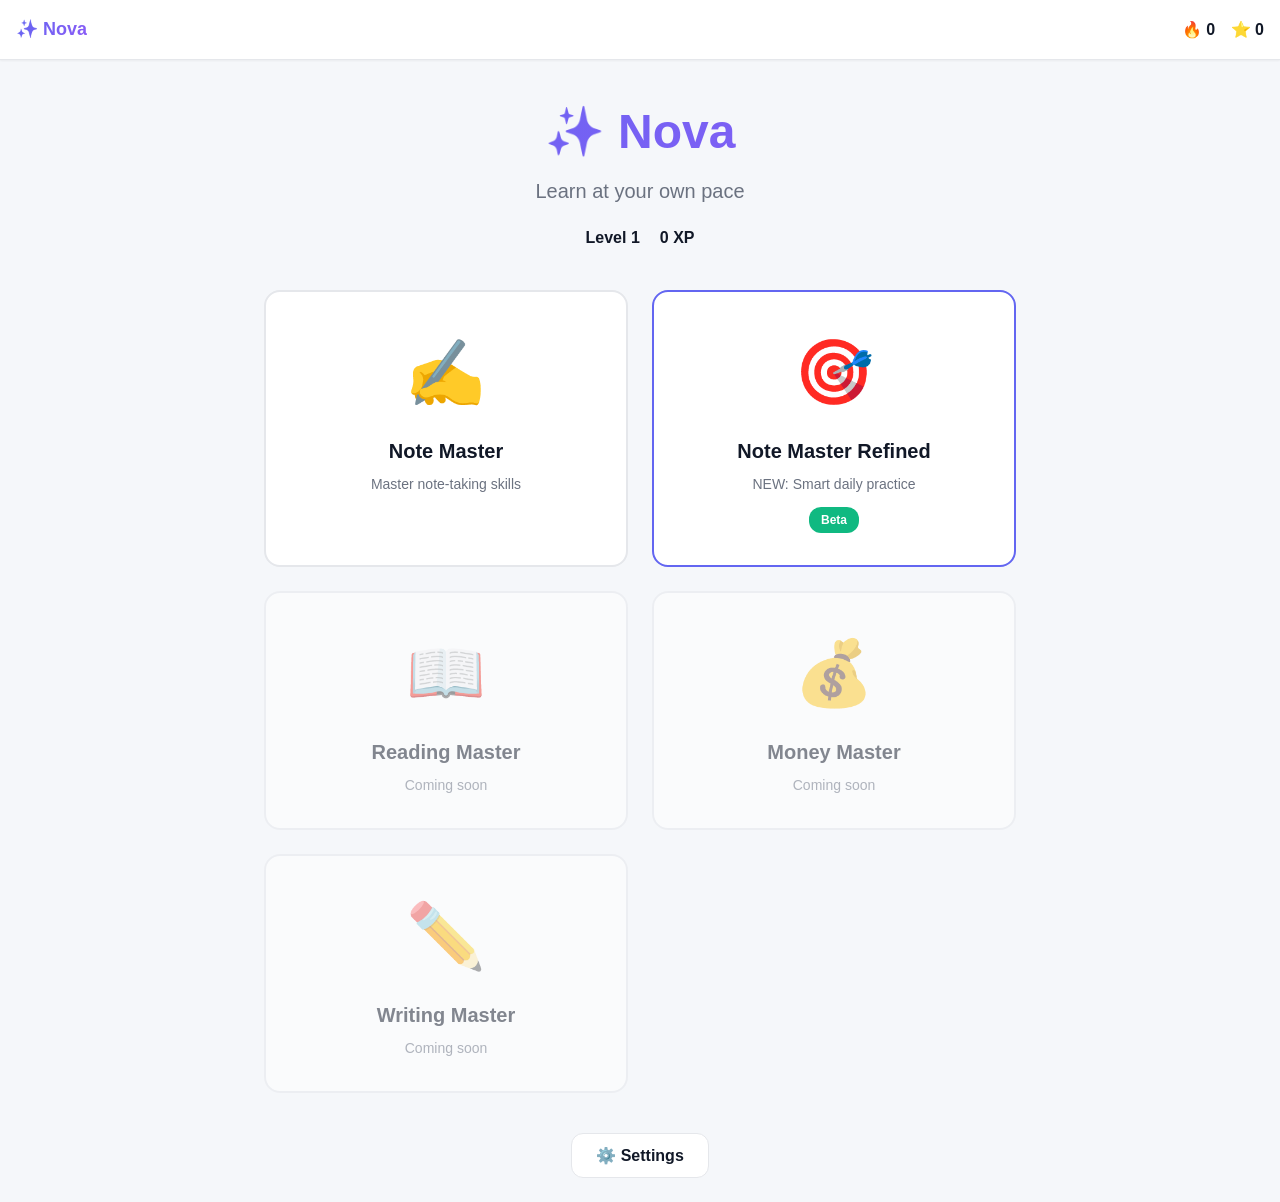
<file: index.html>
<!DOCTYPE html>
<html lang="en">
<head>
    <meta charset="UTF-8">
    <meta name="viewport" content="width=device-width, initial-scale=1.0, maximum-scale=1.0, user-scalable=no">
    <meta name="description" content="Nova - Learn at your own pace">
    <meta name="theme-color" content="#6366f1">
    
    <title>Nova</title>
    
    <!-- Favicon -->
    <link rel="icon" type="image/png" href="assets/icons/nova-icon.png">
    
    <!-- CSS -->
    <link rel="stylesheet" href="css/reset.css">
    <link rel="stylesheet" href="css/variables.css">
    <link rel="stylesheet" href="css/core.css">
    <link rel="stylesheet" href="css/components.css">
    <link rel="stylesheet" href="css/themes.css">
    <link rel="stylesheet" href="css/linear-progress.css">
    
    <!-- Preload critical resources -->
    <link rel="preload" href="js/core/state.js" as="script">
    <link rel="preload" href="js/core/router.js" as="script">
</head>
<body>
    <!-- Main App Container -->
    <div id="app">
        
        <!-- Header -->
        <header id="header" class="header">
            <div class="header-left">
    <button id="backBtn" class="back-btn hidden" onclick="NovaRouter.goBack()">
        ← Back
    </button>
    <button id="homeBtn" class="home-btn hidden" onclick="NovaRouter.navigate('home')">
        🏠
    </button>
    
    <!-- NEW: Info Icon -->
    <button id="introBtn" 
            class="info-btn hidden" 
            onclick="NoteIntro.showModal()"
            title="What are notes?"
            aria-label="Learn about note-taking">
        ℹ️
    </button>
    
    <div id="headerTitle" class="header-title">
        <span class="nova-logo">✨ Nova</span>
    </div>
</div>
            <div class="header-right">
                <div id="stats" class="stats">
                    <span id="streakDisplay" class="stat-item">🔥 <span id="streak">0</span></span>
                    <span id="xpDisplay" class="stat-item">⭐ <span id="xp">0</span></span>
                </div>
                <button id="voiceBtn" class="voice-btn hidden" onclick="NovaAudio.readCurrentScreen()">
                    🔊
                </button>
            </div>
        </header>

        <!-- Progress Bar Container -->
        <div id="progress-container"></div>

        <!-- Main Content Area -->
        <main id="main-content" class="main-content">
            <!-- Content loads here dynamically -->
            <div class="loading-screen">
                <div class="loading-icon">✨</div>
                <div class="loading-text">Loading Nova...</div>
            </div>
        </main>

        <!-- Toast Notifications -->
        <div id="toast-container" class="toast-container"></div>

        <!-- Modal Container -->
        <div id="modal-overlay" class="modal-overlay hidden"></div>
        <div id="modal-container" class="modal-container hidden"></div>

    </div>

    <!-- Core Scripts -->
    <script src="js/core/state.js"></script>
    <script src="js/core/storage.js"></script>
    <script src="js/components/audio-enhanced.js"></script>
    <script src="js/components/note-intro.js"></script>
    <script src="js/core/router.js"></script>
    <script src="js/core/content-loader.js"></script>
    <script src="js/core/lesson-renderer.js"></script>
    <script src="js/core/linear-navigation.js"></script>

    <!-- Component Scripts -->
    <script src="js/components/modal.js"></script>
    <script src="js/components/audio.js"></script>
    <script src="js/components/toast.js"></script>

    <!-- System Scripts -->
    <script src="js/systems/gamification.js"></script>
    <script src="js/systems/progress.js"></script>
    <script src="js/systems/analytics.js"></script>
    <script src="js/systems/repetition.js"></script> 

    <!-- Content Modules -->
    <script src="js/content/note-master/note-master.js"></script>
    <!-- Refined Lesson System -->
<script src="js/core/refined-lesson-renderer.js"></script> 

    <!-- App Initialization -->
    <script src="js/app.js"></script>

</body>
</html>
</file>
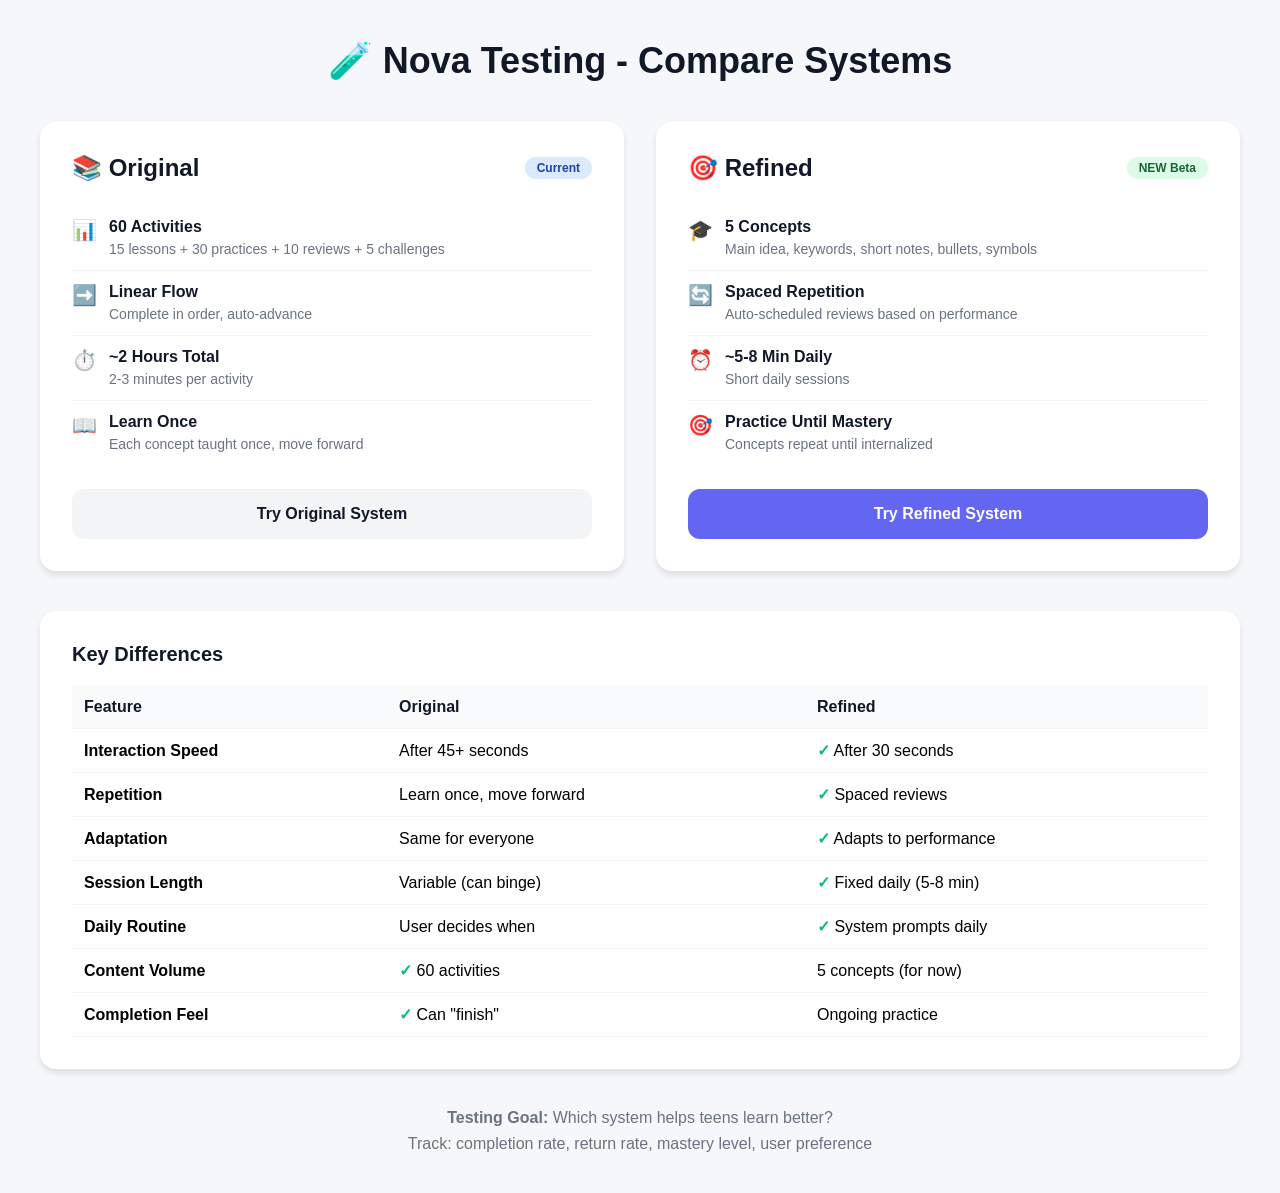
<file: comparison-demo.html>
<!DOCTYPE html>
<html lang="en">
<head>
    <meta charset="UTF-8">
    <meta name="viewport" content="width=device-width, initial-scale=1.0">
    <title>Nova - Testing Comparison</title>
    <style>
        * {
            margin: 0;
            padding: 0;
            box-sizing: border-box;
        }

        body {
            font-family: -apple-system, BlinkMacSystemFont, "Segoe UI", Roboto, sans-serif;
            background: #f5f7fa;
            padding: 40px 20px;
        }

        .container {
            max-width: 1200px;
            margin: 0 auto;
        }

        h1 {
            text-align: center;
            color: #111827;
            margin-bottom: 40px;
            font-size: 36px;
        }

        .comparison {
            display: grid;
            grid-template-columns: 1fr 1fr;
            gap: 32px;
            margin-bottom: 40px;
        }

        .system-card {
            background: white;
            border-radius: 16px;
            padding: 32px;
            box-shadow: 0 4px 6px rgba(0, 0, 0, 0.1);
        }

        .system-header {
            display: flex;
            align-items: center;
            justify-content: space-between;
            margin-bottom: 24px;
        }

        .system-title {
            font-size: 24px;
            font-weight: bold;
            color: #111827;
        }

        .badge {
            padding: 4px 12px;
            border-radius: 20px;
            font-size: 12px;
            font-weight: 600;
        }

        .badge-current {
            background: #dbeafe;
            color: #1e40af;
        }

        .badge-new {
            background: #dcfce7;
            color: #166534;
        }

        .feature-list {
            list-style: none;
            margin-bottom: 24px;
        }

        .feature-list li {
            padding: 12px 0;
            border-bottom: 1px solid #f3f4f6;
            display: flex;
            align-items: start;
        }

        .feature-list li:last-child {
            border-bottom: none;
        }

        .feature-icon {
            margin-right: 12px;
            font-size: 20px;
        }

        .feature-text {
            flex: 1;
        }

        .feature-label {
            font-weight: 600;
            color: #111827;
            display: block;
            margin-bottom: 4px;
        }

        .feature-desc {
            color: #6b7280;
            font-size: 14px;
        }

        .btn {
            width: 100%;
            padding: 16px;
            border: none;
            border-radius: 12px;
            font-size: 16px;
            font-weight: 600;
            cursor: pointer;
            transition: all 0.2s;
        }

        .btn-primary {
            background: #6366f1;
            color: white;
        }

        .btn-primary:hover {
            background: #4f46e5;
            transform: translateY(-2px);
        }

        .btn-secondary {
            background: #f3f4f6;
            color: #111827;
        }

        .btn-secondary:hover {
            background: #e5e7eb;
        }

        .key-differences {
            background: white;
            border-radius: 16px;
            padding: 32px;
            box-shadow: 0 4px 6px rgba(0, 0, 0, 0.1);
        }

        .diff-title {
            font-size: 20px;
            font-weight: bold;
            margin-bottom: 20px;
            color: #111827;
        }

        table {
            width: 100%;
            border-collapse: collapse;
        }

        th, td {
            padding: 12px;
            text-align: left;
            border-bottom: 1px solid #f3f4f6;
        }

        th {
            background: #f9fafb;
            font-weight: 600;
            color: #111827;
        }

        .checkmark {
            color: #10b981;
            font-weight: bold;
        }

        @media (max-width: 768px) {
            .comparison {
                grid-template-columns: 1fr;
            }
        }
    </style>
</head>
<body>
    <div class="container">
        <h1>🧪 Nova Testing - Compare Systems</h1>

        <div class="comparison">
            <!-- Original System -->
            <div class="system-card">
                <div class="system-header">
                    <div class="system-title">📚 Original</div>
                    <span class="badge badge-current">Current</span>
                </div>

                <ul class="feature-list">
                    <li>
                        <span class="feature-icon">📊</span>
                        <div class="feature-text">
                            <span class="feature-label">60 Activities</span>
                            <span class="feature-desc">15 lessons + 30 practices + 10 reviews + 5 challenges</span>
                        </div>
                    </li>
                    <li>
                        <span class="feature-icon">➡️</span>
                        <div class="feature-text">
                            <span class="feature-label">Linear Flow</span>
                            <span class="feature-desc">Complete in order, auto-advance</span>
                        </div>
                    </li>
                    <li>
                        <span class="feature-icon">⏱️</span>
                        <div class="feature-text">
                            <span class="feature-label">~2 Hours Total</span>
                            <span class="feature-desc">2-3 minutes per activity</span>
                        </div>
                    </li>
                    <li>
                        <span class="feature-icon">📖</span>
                        <div class="feature-text">
                            <span class="feature-label">Learn Once</span>
                            <span class="feature-desc">Each concept taught once, move forward</span>
                        </div>
                    </li>
                </ul>

                <button class="btn btn-secondary" onclick="window.location.href='index.html'">
                    Try Original System
                </button>
            </div>

            <!-- Refined System -->
            <div class="system-card">
                <div class="system-header">
                    <div class="system-title">🎯 Refined</div>
                    <span class="badge badge-new">NEW Beta</span>
                </div>

                <ul class="feature-list">
                    <li>
                        <span class="feature-icon">🎓</span>
                        <div class="feature-text">
                            <span class="feature-label">5 Concepts</span>
                            <span class="feature-desc">Main idea, keywords, short notes, bullets, symbols</span>
                        </div>
                    </li>
                    <li>
                        <span class="feature-icon">🔄</span>
                        <div class="feature-text">
                            <span class="feature-label">Spaced Repetition</span>
                            <span class="feature-desc">Auto-scheduled reviews based on performance</span>
                        </div>
                    </li>
                    <li>
                        <span class="feature-icon">⏰</span>
                        <div class="feature-text">
                            <span class="feature-label">~5-8 Min Daily</span>
                            <span class="feature-desc">Short daily sessions</span>
                        </div>
                    </li>
                    <li>
                        <span class="feature-icon">🎯</span>
                        <div class="feature-text">
                            <span class="feature-label">Practice Until Mastery</span>
                            <span class="feature-desc">Concepts repeat until internalized</span>
                        </div>
                    </li>
                </ul>

                <button class="btn btn-primary" onclick="alert('Open Nova, tap \'Note Master Refined\'')">
                    Try Refined System
                </button>
            </div>
        </div>

        <!-- Key Differences Table -->
        <div class="key-differences">
            <h2 class="diff-title">Key Differences</h2>
            <table>
                <thead>
                    <tr>
                        <th>Feature</th>
                        <th>Original</th>
                        <th>Refined</th>
                    </tr>
                </thead>
                <tbody>
                    <tr>
                        <td><strong>Interaction Speed</strong></td>
                        <td>After 45+ seconds</td>
                        <td><span class="checkmark">✓</span> After 30 seconds</td>
                    </tr>
                    <tr>
                        <td><strong>Repetition</strong></td>
                        <td>Learn once, move forward</td>
                        <td><span class="checkmark">✓</span> Spaced reviews</td>
                    </tr>
                    <tr>
                        <td><strong>Adaptation</strong></td>
                        <td>Same for everyone</td>
                        <td><span class="checkmark">✓</span> Adapts to performance</td>
                    </tr>
                    <tr>
                        <td><strong>Session Length</strong></td>
                        <td>Variable (can binge)</td>
                        <td><span class="checkmark">✓</span> Fixed daily (5-8 min)</td>
                    </tr>
                    <tr>
                        <td><strong>Daily Routine</strong></td>
                        <td>User decides when</td>
                        <td><span class="checkmark">✓</span> System prompts daily</td>
                    </tr>
                    <tr>
                        <td><strong>Content Volume</strong></td>
                        <td><span class="checkmark">✓</span> 60 activities</td>
                        <td>5 concepts (for now)</td>
                    </tr>
                    <tr>
                        <td><strong>Completion Feel</strong></td>
                        <td><span class="checkmark">✓</span> Can "finish"</td>
                        <td>Ongoing practice</td>
                    </tr>
                </tbody>
            </table>
        </div>

        <div style="margin-top: 40px; text-align: center; color: #6b7280;">
            <p><strong>Testing Goal:</strong> Which system helps teens learn better?</p>
            <p style="margin-top: 8px;">Track: completion rate, return rate, mastery level, user preference</p>
        </div>
    </div>
</body>
</html>
</file>
<file: css/variables.css>
/* Nova - CSS Variables */
:root {
    /* Primary Colors - Nova Purple/Indigo */
    --primary-color: #6366f1;
    --primary-hover: #4f46e5;
    --primary-light: #818cf8;
    --primary-dark: #3730a3;
    
    /* Secondary Colors */
    --secondary-color: #8b5cf6;
    --accent-color: #ec4899;
    --success-color: #10b981;
    --warning-color: #f59e0b;
    --error-color: #ef4444;
    
    /* Neutral Colors */
    --bg-color: #f5f7fa;
    --surface-color: #ffffff;
    --border-color: #e5e7eb;
    --text-primary: #111827;
    --text-secondary: #6b7280;
    --text-tertiary: #9ca3af;
    
    /* Spacing */
    --spacing-xs: 4px;
    --spacing-sm: 8px;
    --spacing-md: 16px;
    --spacing-lg: 24px;
    --spacing-xl: 32px;
    --spacing-2xl: 48px;
    
    /* Border Radius */
    --radius-sm: 8px;
    --radius-md: 12px;
    --radius-lg: 16px;
    --radius-xl: 24px;
    --radius-full: 9999px;
    
    /* Shadows */
    --shadow-sm: 0 1px 2px 0 rgba(0, 0, 0, 0.05);
    --shadow-md: 0 4px 6px -1px rgba(0, 0, 0, 0.1);
    --shadow-lg: 0 10px 15px -3px rgba(0, 0, 0, 0.1);
    --shadow-xl: 0 20px 25px -5px rgba(0, 0, 0, 0.1);
    
    /* Transitions */
    --transition-fast: 150ms ease;
    --transition-base: 300ms ease;
    --transition-slow: 500ms ease;
    
    /* Z-index */
    --z-base: 1;
    --z-dropdown: 10;
    --z-sticky: 100;
    --z-modal: 1000;
    --z-toast: 2000;
    
    /* Typography */
    --font-size-xs: 12px;
    --font-size-sm: 14px;
    --font-size-base: 16px;
    --font-size-lg: 18px;
    --font-size-xl: 20px;
    --font-size-2xl: 24px;
    --font-size-3xl: 30px;
    --font-size-4xl: 36px;
    
    --font-weight-normal: 400;
    --font-weight-medium: 500;
    --font-weight-semibold: 600;
    --font-weight-bold: 700;
    
    /* Header */
    --header-height: 60px;
}

/* Dark mode support */
@media (prefers-color-scheme: dark) {
    :root {
        --bg-color: #111827;
        --surface-color: #1f2937;
        --border-color: #374151;
        --text-primary: #f9fafb;
        --text-secondary: #d1d5db;
        --text-tertiary: #9ca3af;
    }
}
</file>
<file: css/core.css>
/* ==========================================
   NOVA - CORE STYLES
   Layout, typography, base elements
   ========================================== */

/* App Container */
#app {
    min-height: 100vh;
    display: flex;
    flex-direction: column;
    background: var(--bg-color);
}

/* Header */
.header {
    height: var(--header-height);
    background: var(--surface-color);
    border-bottom: 1px solid var(--border-color);
    padding: 0 var(--spacing-md);
    display: flex;
    align-items: center;
    justify-content: space-between;
    position: sticky;
    top: 0;
    z-index: var(--z-sticky);
    box-shadow: var(--shadow-sm);
}

.header-left,
.header-right {
    display: flex;
    align-items: center;
    gap: var(--spacing-sm);
}

.header-title {
    font-size: var(--font-size-lg);
    font-weight: var(--font-weight-semibold);
    color: var(--text-primary);
}

.nova-logo {
    background: linear-gradient(135deg, var(--primary-color) 0%, var(--secondary-color) 100%);
    -webkit-background-clip: text;
    -webkit-text-fill-color: transparent;
    background-clip: text;
    font-weight: var(--font-weight-bold);
}

/* Buttons */
.back-btn,
.home-btn,
.voice-btn {
    padding: var(--spacing-sm) var(--spacing-md);
    background: transparent;
    border: 1px solid var(--border-color);
    border-radius: var(--radius-sm);
    color: var(--text-secondary);
    font-size: var(--font-size-sm);
    font-weight: var(--font-weight-medium);
    cursor: pointer;
    transition: all var(--transition-fast);
}

.back-btn:hover,
.home-btn:hover,
.voice-btn:hover {
    background: var(--bg-color);
    border-color: var(--primary-color);
    color: var(--primary-color);
}

.btn {
    padding: 12px 24px;
    border-radius: var(--radius-md);
    font-size: var(--font-size-base);
    font-weight: var(--font-weight-semibold);
    cursor: pointer;
    transition: all var(--transition-fast);
    border: none;
    outline: none;
}

.btn-primary {
    background: var(--primary-color);
    color: white;
}

.btn-primary:hover {
    background: var(--primary-hover);
    transform: translateY(-2px);
    box-shadow: var(--shadow-md);
}

.btn-secondary {
    background: var(--surface-color);
    color: var(--text-primary);
    border: 1px solid var(--border-color);
}

.btn-secondary:hover {
    border-color: var(--primary-color);
    color: var(--primary-color);
}

/* Stats Display */
.stats {
    display: flex;
    gap: var(--spacing-md);
}

.stat-item {
    font-size: var(--font-size-base);
    font-weight: var(--font-weight-semibold);
    color: var(--text-primary);
    display: flex;
    align-items: center;
    gap: 4px;
}

/* Main Content */
.main-content {
    flex: 1;
    padding: var(--spacing-lg);
    max-width: 800px;
    margin: 0 auto;
    width: 100%;
}

/* Loading Screen */
.loading-screen {
    display: flex;
    flex-direction: column;
    align-items: center;
    justify-content: center;
    min-height: 400px;
    gap: var(--spacing-md);
}

.loading-icon {
    font-size: 64px;
    animation: pulse 2s ease-in-out infinite;
}

@keyframes pulse {
    0%, 100% { transform: scale(1); opacity: 1; }
    50% { transform: scale(1.1); opacity: 0.8; }
}

.loading-text {
    font-size: var(--font-size-lg);
    color: var(--text-secondary);
    font-weight: var(--font-weight-medium);
}

/* Utility Classes */
.hidden {
    display: none !important;
}

.text-center {
    text-align: center;
}

.mt-sm { margin-top: var(--spacing-sm); }
.mt-md { margin-top: var(--spacing-md); }
.mt-lg { margin-top: var(--spacing-lg); }

.mb-sm { margin-bottom: var(--spacing-sm); }
.mb-md { margin-bottom: var(--spacing-md); }
.mb-lg { margin-bottom: var(--spacing-lg); }

/* Mobile Responsive */
@media (max-width: 768px) {
    .header {
        padding: 0 var(--spacing-sm);
    }
    
    .header-title {
        font-size: var(--font-size-base);
    }
    
    .main-content {
        padding: var(--spacing-md);
    }
    
    .back-btn,
    .home-btn {
        padding: var(--spacing-xs) var(--spacing-sm);
        font-size: var(--font-size-xs);
    }
}
</file>
<file: css/components.css>
/* ==========================================
   NOVA - COMPONENT STYLES
   Cards, modals, toasts, forms
   ========================================== */

/* Skill Cards */
.skills-grid {
    display: grid;
    grid-template-columns: repeat(auto-fill, minmax(280px, 1fr));
    gap: var(--spacing-lg);
    margin-top: var(--spacing-xl);
}

.skill-card {
    background: var(--surface-color);
    border: 2px solid var(--border-color);
    border-radius: var(--radius-lg);
    padding: var(--spacing-xl);
    cursor: pointer;
    transition: all var(--transition-base);
    text-align: center;
}

.skill-card:hover {
    border-color: var(--primary-color);
    transform: translateY(-4px);
    box-shadow: var(--shadow-lg);
}

.skill-icon {
    font-size: 64px;
    margin-bottom: var(--spacing-md);
}

.skill-name {
    font-size: var(--font-size-xl);
    font-weight: var(--font-weight-bold);
    color: var(--text-primary);
    margin-bottom: var(--spacing-sm);
}

.skill-desc {
    font-size: var(--font-size-sm);
    color: var(--text-secondary);
}

/* Lesson Cards */
.lesson-card {
    background: var(--surface-color);
    border-radius: var(--radius-lg);
    padding: var(--spacing-xl);
    margin-bottom: var(--spacing-lg);
    box-shadow: var(--shadow-md);
}

.lesson-header {
    display: flex;
    align-items: center;
    gap: var(--spacing-md);
    margin-bottom: var(--spacing-lg);
}

.lesson-icon {
    font-size: 48px;
}

.lesson-title {
    font-size: var(--font-size-2xl);
    font-weight: var(--font-weight-bold);
    color: var(--text-primary);
    margin-bottom: 4px;
}

.lesson-subtitle {
    font-size: var(--font-size-base);
    color: var(--text-secondary);
}

.lesson-content {
    font-size: var(--font-size-lg);
    line-height: 1.6;
    color: var(--text-primary);
    margin-bottom: var(--spacing-xl);
}

/* Step Cards */
.step-card {
    background: var(--surface-color);
    border-radius: var(--radius-md);
    padding: var(--spacing-lg);
    margin-bottom: var(--spacing-md);
}

.step-icon {
    font-size: 32px;
    text-align: center;
    margin-bottom: var(--spacing-md);
}

.step-title {
    font-size: var(--font-size-xl);
    font-weight: var(--font-weight-semibold);
    text-align: center;
    margin-bottom: var(--spacing-md);
    color: var(--text-primary);
}

.step-text {
    font-size: var(--font-size-base);
    line-height: 1.6;
    color: var(--text-primary);
    margin-bottom: var(--spacing-sm);
}

/* Toast Notifications */
.toast-container {
    position: fixed;
    bottom: var(--spacing-lg);
    right: var(--spacing-lg);
    z-index: var(--z-toast);
    display: flex;
    flex-direction: column;
    gap: var(--spacing-sm);
}

.toast {
    background: var(--surface-color);
    border-radius: var(--radius-md);
    padding: var(--spacing-md) var(--spacing-lg);
    box-shadow: var(--shadow-xl);
    min-width: 300px;
    max-width: 400px;
    animation: slideInRight 0.3s ease;
    display: flex;
    align-items: center;
    gap: var(--spacing-sm);
}

@keyframes slideInRight {
    from {
        transform: translateX(100%);
        opacity: 0;
    }
    to {
        transform: translateX(0);
        opacity: 1;
    }
}

.toast.success {
    border-left: 4px solid var(--success-color);
}

.toast.error {
    border-left: 4px solid var(--error-color);
}

.toast.warning {
    border-left: 4px solid var(--warning-color);
}

.toast-icon {
    font-size: var(--font-size-xl);
}

.toast-message {
    flex: 1;
    font-size: var(--font-size-base);
    color: var(--text-primary);
}

/* Modal */
.modal-overlay {
    position: fixed;
    inset: 0;
    background: rgba(0, 0, 0, 0.5);
    z-index: var(--z-modal);
    display: flex;
    align-items: center;
    justify-content: center;
    animation: fadeIn 0.2s ease;
}

@keyframes fadeIn {
    from { opacity: 0; }
    to { opacity: 1; }
}

.modal-container {
    background: var(--surface-color);
    border-radius: var(--radius-lg);
    padding: var(--spacing-xl);
    max-width: 500px;
    width: 90%;
    max-height: 80vh;
    overflow-y: auto;
    box-shadow: var(--shadow-xl);
    animation: slideUp 0.3s ease;
}

@keyframes slideUp {
    from {
        transform: translateY(20px);
        opacity: 0;
    }
    to {
        transform: translateY(0);
        opacity: 1;
    }
}

.modal-header {
    display: flex;
    justify-content: space-between;
    align-items: center;
    margin-bottom: var(--spacing-lg);
}

.modal-title {
    font-size: var(--font-size-2xl);
    font-weight: var(--font-weight-bold);
    color: var(--text-primary);
}

.modal-close {
    font-size: var(--font-size-2xl);
    cursor: pointer;
    color: var(--text-secondary);
    background: none;
    border: none;
    padding: 0;
    line-height: 1;
}

.modal-close:hover {
    color: var(--text-primary);
}

.modal-content {
    font-size: var(--font-size-base);
    line-height: 1.6;
    color: var(--text-primary);
    margin-bottom: var(--spacing-lg);
}

.modal-footer {
    display: flex;
    gap: var(--spacing-sm);
    justify-content: flex-end;
}

/* Forms */
.form-group {
    margin-bottom: var(--spacing-md);
}

.form-label {
    display: block;
    font-size: var(--font-size-sm);
    font-weight: var(--font-weight-semibold);
    color: var(--text-primary);
    margin-bottom: var(--spacing-xs);
}

.form-input,
.form-textarea {
    width: 100%;
    padding: var(--spacing-sm) var(--spacing-md);
    border: 1px solid var(--border-color);
    border-radius: var(--radius-sm);
    font-size: var(--font-size-base);
    color: var(--text-primary);
    background: var(--surface-color);
    transition: all var(--transition-fast);
}

.form-input:focus,
.form-textarea:focus {
    outline: none;
    border-color: var(--primary-color);
    box-shadow: 0 0 0 3px rgba(99, 102, 241, 0.1);
}

.form-textarea {
    min-height: 100px;
    resize: vertical;
}

/* Practice Components */
.practice-area {
    background: var(--bg-color);
    border-radius: var(--radius-md);
    padding: var(--spacing-lg);
    margin: var(--spacing-lg) 0;
}

.interactive-word {
    display: inline-block;
    padding: 4px 8px;
    margin: 2px;
    border-radius: var(--radius-sm);
    cursor: pointer;
    transition: all var(--transition-fast);
    background: var(--surface-color);
    border: 2px solid var(--border-color);
}

.interactive-word:hover {
    border-color: var(--primary-color);
}

.interactive-word.selected {
    background: var(--primary-color);
    color: white;
    border-color: var(--primary-color);
}

.interactive-word.correct {
    background: var(--success-color);
    color: white;
    border-color: var(--success-color);
}

.interactive-word.incorrect {
    background: var(--error-color);
    color: white;
    border-color: var(--error-color);
}

/* Mobile Responsive */
@media (max-width: 768px) {
    .skills-grid {
        grid-template-columns: 1fr;
        gap: var(--spacing-md);
    }
    
    .skill-card {
        padding: var(--spacing-lg);
    }
    
    .toast-container {
        bottom: var(--spacing-sm);
        right: var(--spacing-sm);
        left: var(--spacing-sm);
    }
    
    .toast {
        min-width: auto;
        max-width: none;
    }
    
    .modal-container {
        padding: var(--spacing-lg);
    }
}
/* ========================================
   INFO ICON BUTTON
   ======================================== */

.info-btn {
    background: none;
    border: none;
    font-size: 20px;
    cursor: pointer;
    padding: 8px;
    margin: 0 8px;
    opacity: 0.7;
    transition: all 0.2s ease;
    border-radius: 50%;
}

.info-btn:hover {
    opacity: 1;
    background: rgba(99, 102, 241, 0.1);
    transform: scale(1.1);
}

.info-btn:active {
    transform: scale(0.95);
}

.info-btn.pulse {
    animation: pulse 2s infinite;
}

@keyframes pulse {
    0%, 100% { 
        transform: scale(1); 
        opacity: 0.7; 
    }
    50% { 
        transform: scale(1.15); 
        opacity: 1; 
        background: rgba(99, 102, 241, 0.15);
    }
}
</file>
<file: css/themes.css>
/* ==========================================
   NOVA - THEME STYLES
   Color theme variations
   ========================================== */

/* Default Theme: Nova Purple (Power Mode) */
body {
    --theme-primary: #6366f1;
    --theme-primary-hover: #4f46e5;
    --theme-primary-light: #818cf8;
}

/* Theme Classes */
body.theme-power {
    --primary-color: #6366f1;
    --primary-hover: #4f46e5;
    --primary-light: #818cf8;
    --primary-dark: #3730a3;
}

body.theme-chill {
    --primary-color: #ff9500;
    --primary-hover: #e68600;
    --primary-light: #ffab33;
    --primary-dark: #cc7700;
}

body.theme-focus {
    --primary-color: #3b82f6;
    --primary-hover: #2563eb;
    --primary-light: #60a5fa;
    --primary-dark: #1d4ed8;
}

body.theme-party {
    --primary-color: #d53f8c;
    --primary-hover: #b83280;
    --primary-light: #ed64a6;
    --primary-dark: #97266d;
}

/* Theme Selector */
.theme-selector {
    display: flex;
    gap: var(--spacing-sm);
    padding: var(--spacing-md);
    background: var(--surface-color);
    border-radius: var(--radius-md);
    margin-bottom: var(--spacing-lg);
}

.theme-option {
    width: 40px;
    height: 40px;
    border-radius: var(--radius-full);
    cursor: pointer;
    border: 3px solid transparent;
    transition: all var(--transition-fast);
}

.theme-option:hover {
    transform: scale(1.1);
}

.theme-option.active {
    border-color: var(--text-primary);
    transform: scale(1.15);
}

.theme-option.power {
    background: linear-gradient(135deg, #6366f1 0%, #8b5cf6 100%);
}

.theme-option.chill {
    background: linear-gradient(135deg, #ff9500 0%, #ffab33 100%);
}

.theme-option.focus {
    background: linear-gradient(135deg, #3b82f6 0%, #60a5fa 100%);
}

.theme-option.party {
    background: linear-gradient(135deg, #d53f8c 0%, #ed64a6 100%);
}

/* Gradient Accents */
.gradient-text {
    background: linear-gradient(135deg, var(--primary-color) 0%, var(--secondary-color) 100%);
    -webkit-background-clip: text;
    -webkit-text-fill-color: transparent;
    background-clip: text;
}

.gradient-bg {
    background: linear-gradient(135deg, var(--primary-color) 0%, var(--secondary-color) 100%);
}

.gradient-border {
    border-image: linear-gradient(135deg, var(--primary-color) 0%, var(--secondary-color) 100%) 1;
}

/* Dark Mode Support */
@media (prefers-color-scheme: dark) {
    body {
        --bg-color: #0f172a;
        --surface-color: #1e293b;
        --border-color: #334155;
        --text-primary: #f1f5f9;
        --text-secondary: #cbd5e1;
        --text-tertiary: #94a3b8;
    }
}

/* Theme Transitions */
body,
.header,
.skill-card,
.lesson-card,
.btn {
    transition: background-color var(--transition-base),
                color var(--transition-base),
                border-color var(--transition-base);
}
</file>
<file: css/linear-progress.css>
/* ==========================================
   LINEAR PROGRESS STYLES
   Add to css/components.css
   ========================================== */

/* Progress Container */
#progress-container {
    position: sticky;
    top: 60px; /* Below header */
    z-index: 99;
    background: var(--bg-color);
    padding: 12px 16px 0 16px;
}

.linear-progress {
    background: white;
    border-radius: 12px;
    padding: 12px 16px;
    box-shadow: 0 2px 8px rgba(0,0,0,0.08);
}

.progress-text {
    font-size: 13px;
    font-weight: 600;
    color: #333;
    margin-bottom: 8px;
    text-align: center;
}

.progress-bar-container {
    height: 6px;
    background: #e5e5e5;
    border-radius: 3px;
    overflow: hidden;
    margin-bottom: 6px;
}

.progress-bar-fill {
    height: 100%;
    background: var(--primary-color);
    border-radius: 3px;
    transition: width 0.5s ease;
}

.progress-next {
    font-size: 11px;
    color: #666;
    text-align: center;
}

/* ==========================================
   COMPLETION SCREEN
   ========================================== */

.completion-screen {
    text-align: center;
    padding: 60px 20px;
    animation: fadeIn 0.5s ease;
}

@keyframes fadeIn {
    from { opacity: 0; transform: translateY(20px); }
    to { opacity: 1; transform: translateY(0); }
}

.completion-icon {
    font-size: 100px;
    margin-bottom: 24px;
    animation: bounce 1s ease;
}

@keyframes bounce {
    0%, 100% { transform: scale(1); }
    50% { transform: scale(1.1); }
}

.completion-screen h1 {
    font-size: 32px;
    font-weight: 700;
    margin-bottom: 12px;
    color: #333;
}

.completion-screen p {
    font-size: 18px;
    color: #666;
    margin-bottom: 40px;
}

.completion-stats {
    display: flex;
    justify-content: center;
    gap: 40px;
    margin-bottom: 40px;
    flex-wrap: wrap;
}

.stat {
    text-align: center;
    min-width: 100px;
}

.stat-value {
    font-size: 48px;
    font-weight: 700;
    color: var(--primary-color);
    margin-bottom: 8px;
    line-height: 1;
}

.stat-label {
    font-size: 14px;
    color: #666;
    font-weight: 500;
}

.completion-screen .btn {
    min-width: 200px;
    margin: 8px;
}

/* ==========================================
   PROGRESS VIEW
   ========================================== */

.progress-view {
    padding: 20px;
    animation: slideIn 0.3s ease;
}

@keyframes slideIn {
    from { opacity: 0; transform: translateX(-20px); }
    to { opacity: 1; transform: translateX(0); }
}

.progress-view h2 {
    font-size: 24px;
    font-weight: 700;
    margin-bottom: 20px;
    color: #333;
}

.big-progress {
    background: white;
    border-radius: 16px;
    padding: 24px;
    margin-bottom: 32px;
    box-shadow: 0 2px 12px rgba(0,0,0,0.1);
}

.big-progress-bar {
    height: 20px;
    background: #e5e5e5;
    border-radius: 10px;
    overflow: hidden;
    margin-bottom: 16px;
}

.big-progress-fill {
    height: 100%;
    background: linear-gradient(90deg, var(--primary-color) 0%, #4ade80 100%);
    border-radius: 10px;
    transition: width 0.8s ease;
}

.big-progress-text {
    font-size: 20px;
    font-weight: 600;
    color: #333;
    text-align: center;
}

.progress-breakdown {
    margin-bottom: 24px;
}

.progress-breakdown h3 {
    font-size: 18px;
    font-weight: 600;
    margin-bottom: 16px;
    color: #333;
}

.completed-items {
    background: white;
    border-radius: 12px;
    padding: 8px;
    box-shadow: 0 2px 8px rgba(0,0,0,0.08);
    max-height: 400px;
    overflow-y: auto;
}

.completed-item {
    display: flex;
    align-items: center;
    padding: 12px;
    border-bottom: 1px solid #f5f5f5;
    transition: background 0.2s ease;
}

.completed-item:hover {
    background: #fafafa;
}

.completed-item:last-child {
    border-bottom: none;
}

.item-icon {
    font-size: 24px;
    margin-right: 12px;
    flex-shrink: 0;
}

.item-name {
    flex: 1;
    font-size: 15px;
    color: #333;
    font-weight: 500;
}

.item-check {
    color: var(--primary-color);
    font-size: 20px;
    font-weight: 700;
    flex-shrink: 0;
}

/* ==========================================
   MOBILE OPTIMIZATIONS
   ========================================== */

@media (max-width: 768px) {
    #progress-container {
        top: 50px;
        padding: 8px 12px 0 12px;
    }

    .linear-progress {
        padding: 10px 12px;
    }

    .progress-text {
        font-size: 12px;
    }

    .progress-next {
        font-size: 10px;
    }

    .completion-screen {
        padding: 40px 16px;
    }

    .completion-icon {
        font-size: 80px;
    }

    .completion-screen h1 {
        font-size: 28px;
    }

    .completion-stats {
        gap: 24px;
    }

    .stat-value {
        font-size: 36px;
    }

    .stat-label {
        font-size: 12px;
    }

    .big-progress-text {
        font-size: 16px;
    }

    .item-name {
        font-size: 14px;
    }
}

/* ==========================================
   DARK MODE (Optional)
   ========================================== */

@media (prefers-color-scheme: dark) {
    .linear-progress {
        background: #1a1a1a;
    }

    .progress-text,
    .big-progress-text,
    .completion-screen h1,
    .item-name {
        color: #e5e5e5;
    }

    .progress-next,
    .completion-screen p,
    .stat-label {
        color: #999;
    }

    .progress-bar-container,
    .big-progress-bar {
        background: #2a2a2a;
    }

    .big-progress,
    .completed-items {
        background: #1a1a1a;
        box-shadow: 0 2px 12px rgba(0,0,0,0.3);
    }

    .completed-item {
        border-bottom-color: #2a2a2a;
    }

    .completed-item:hover {
        background: #222;
    }
}
</file>
